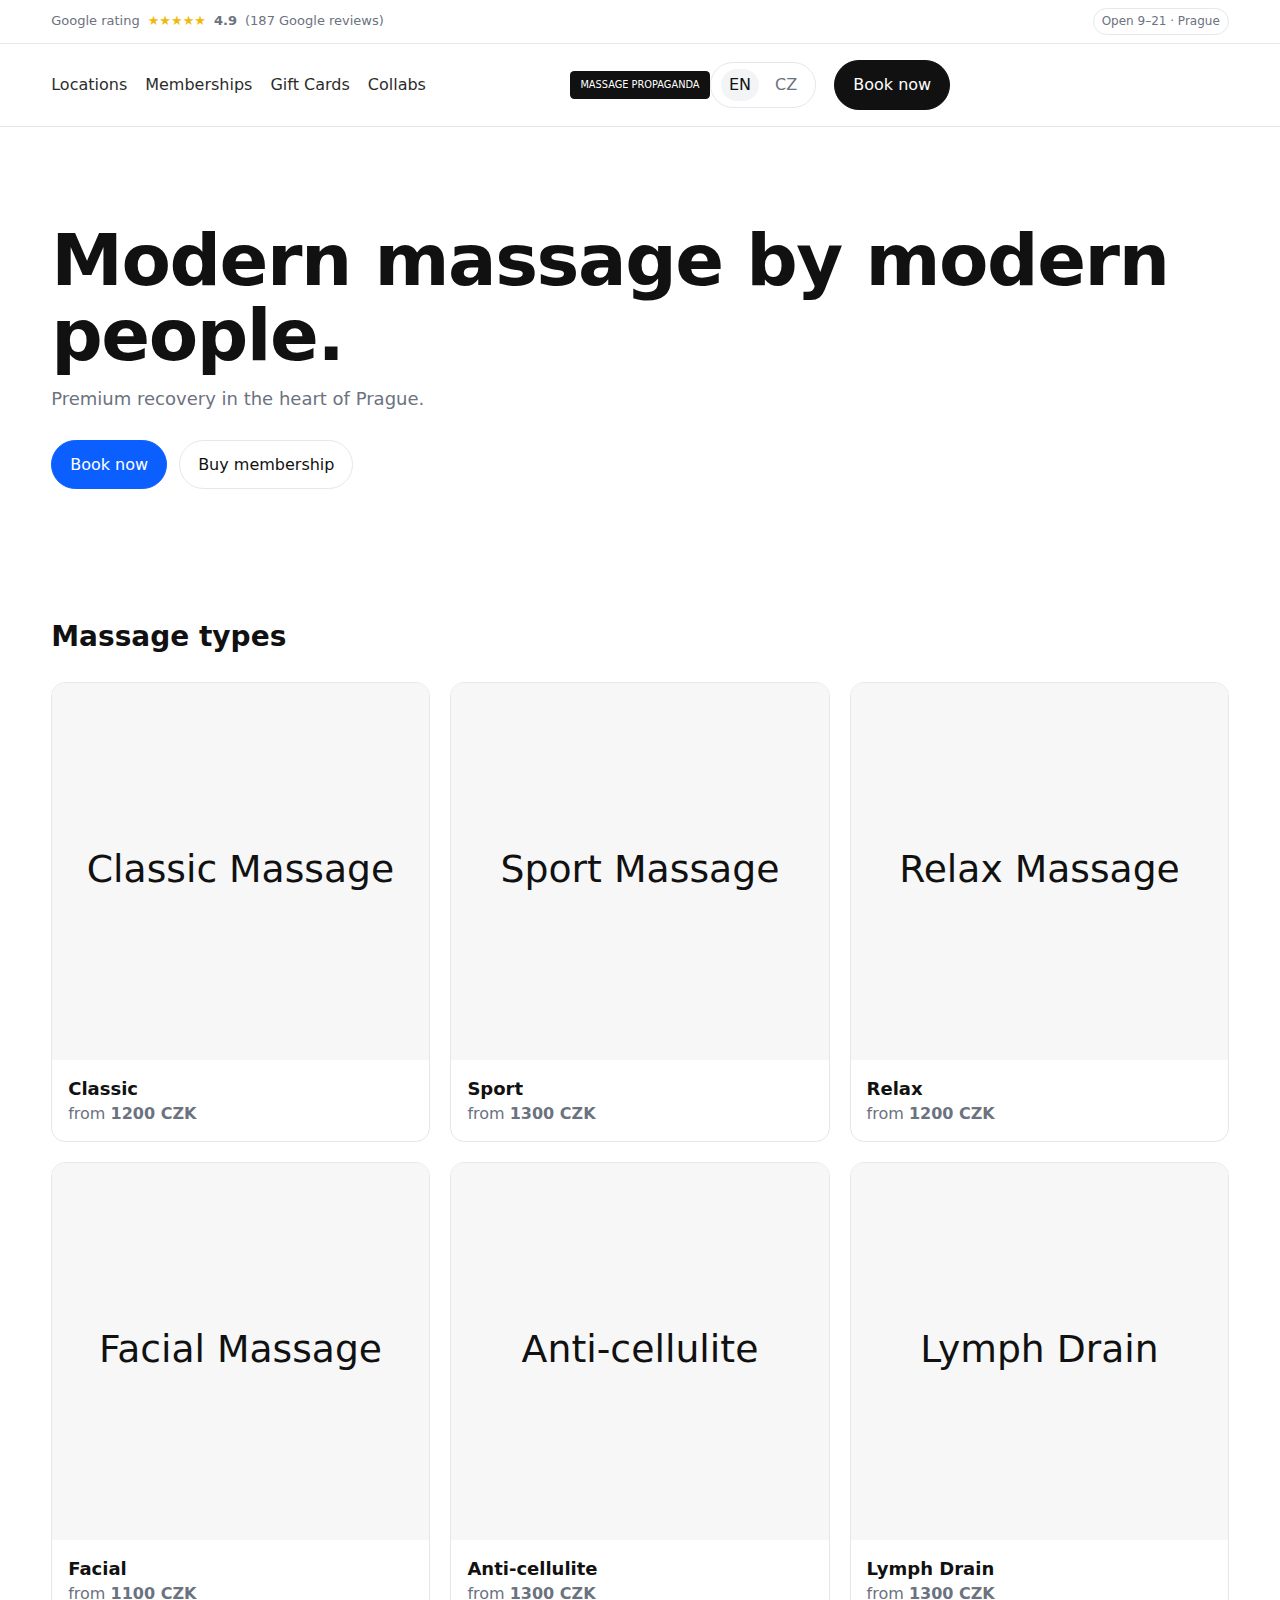
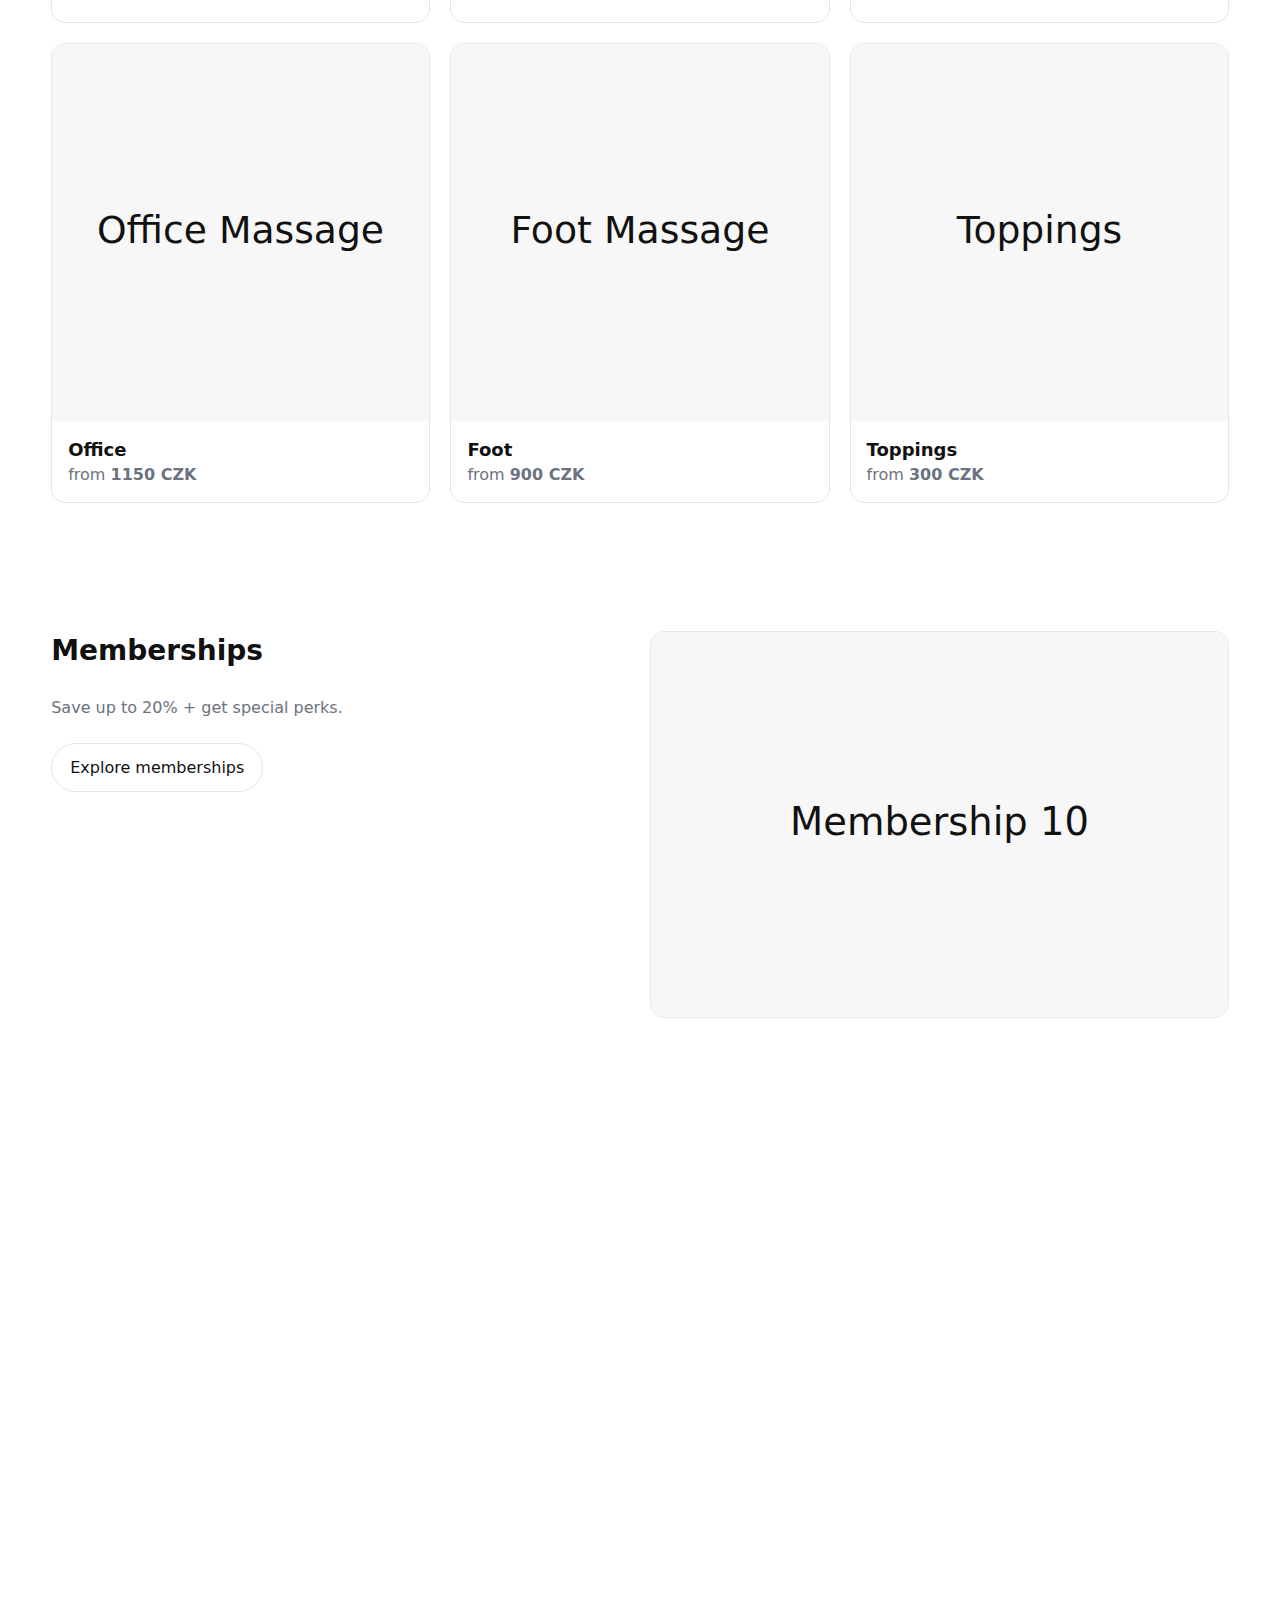
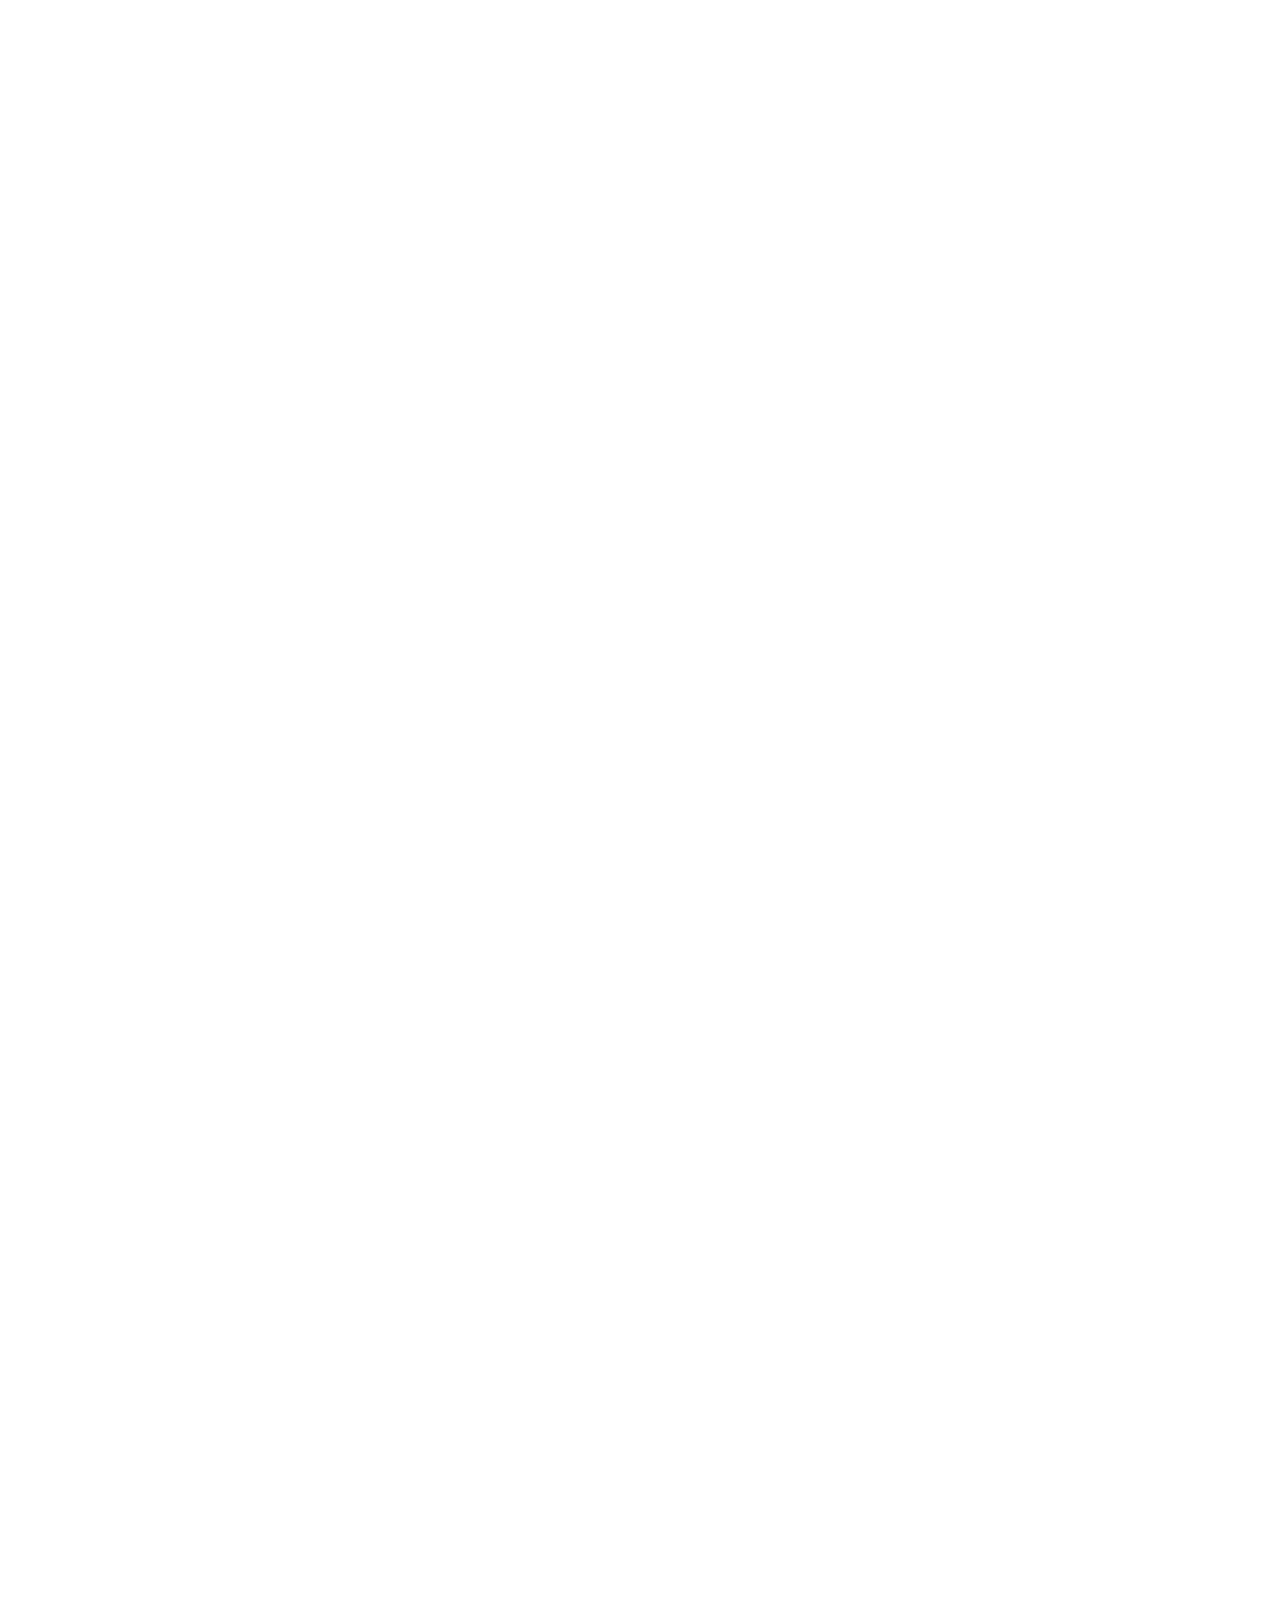
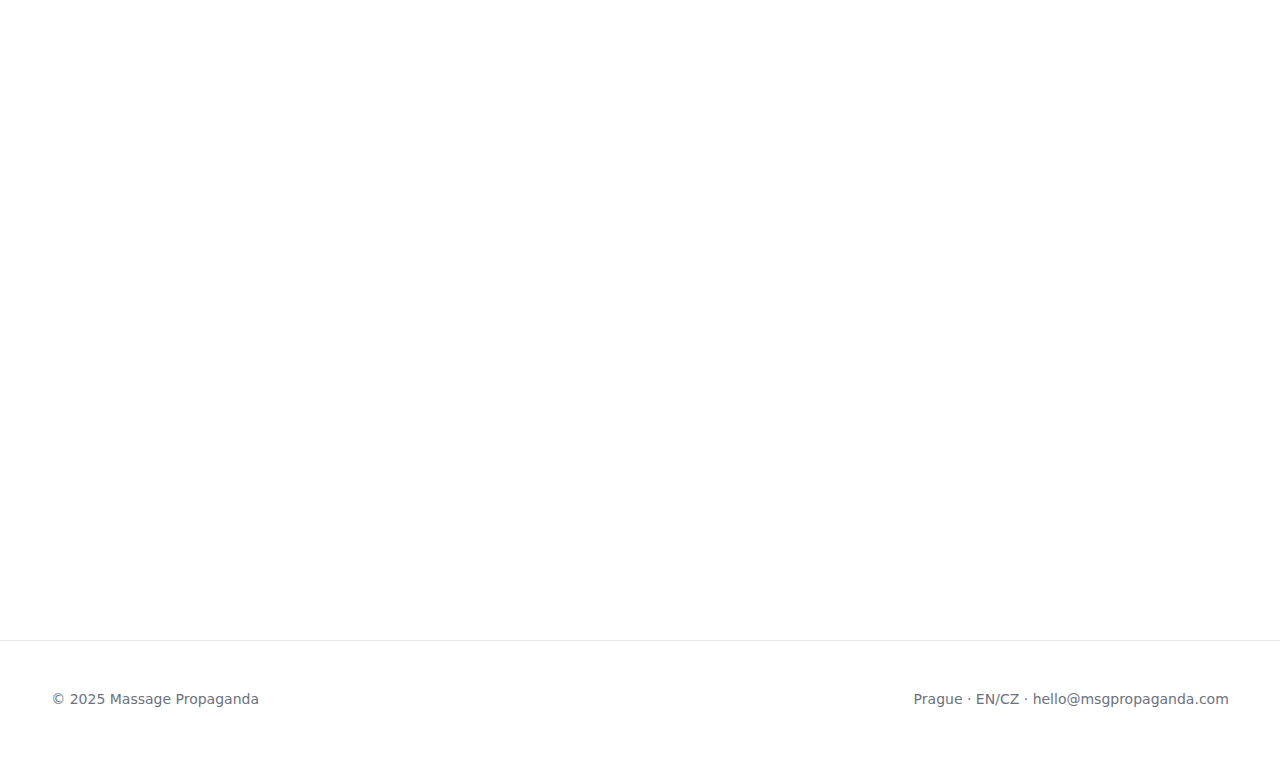
<file: index.html>
<!doctype html>
<html lang="en" class="lang-en">
<head>
  <meta charset="utf-8">
  <meta name="viewport" content="width=device-width,initial-scale=1">
  <title>Massage Propaganda — Modern massage</title>
  <meta name="description" content="Premium recovery in the heart of Prague.">
  <link rel="icon" href="assets/icons/favicon.svg" type="image/svg+xml">
  <link rel="preload" as="image" href="assets/icons/logo.svg">
  <link rel="stylesheet" href="assets/css/styles.css">
  <script defer src="assets/js/main.js"></script>
  <script defer src="assets/js/index-boot.js"></script>
</head>
<body>
  <div class="microbar">
    <div class="container" style="display:flex; justify-content:space-between; align-items:center">
      <div class="rating"><span>Google rating</span></div>
      <div class="badge">Open 9–21 · Prague</div>
    </div>
  </div>
  <header class="header">
    <div class="container wrap">
      <nav class="nav-left" data-nav>
        <a href="index.html#locations" data-i18n="locations">Locations</a>
        <a href="memberships.html" data-i18n="memberships">Memberships</a>
        <a href="gift-cards.html" data-i18n="giftCards">Gift Cards</a>
        <a href="collabs.html" data-i18n="collabs">Collabs</a>
      </nav>
      <div class="logo">
        <a href="index.html"><img src="assets/icons/logo.svg" alt="Massage Propaganda logo"></a>
      </div>
      <div class="nav-right">
        <div class="lang-switch">
          <button type="button" data-lang="en">EN</button>
          <button type="button" data-lang="cz">CZ</button>
        </div>
        <a class="btn primary book-now" href="#" data-i18n="bookNow">Book now</a>
      </div>
    </div>
  </header>

  <main>
    <section class="hero container" data-animate>
      <h1 class="h1" data-i18n="heroTitle">Modern massage by modern people.</h1>
      <div class="sub" data-i18n="heroSub">Premium recovery in the heart of Prague.</div>
      <div class="ctas">
        <a class="btn accent book-now" href="#" data-i18n="bookNow">Book now</a>
        <a class="btn ghost" href="memberships.html" data-i18n="buyMembership">Buy membership</a>
      </div>
    </section>

    <section class="section container" id="massage-types" data-animate>
      <h2 class="h2" data-i18n="massageTypes">Massage types</h2>
      <div class="grid cols-3" id="massages-grid"></div>
    </section>

    <section class="section container" data-animate>
      <div class="grid cols-2">
        <div>
          <h2 class="h2" data-i18n="memberships">Memberships</h2>
          <p class="intro" data-i18n="membershipTeaser">Save up to 20% + get special perks.</p>
          <a class="btn ghost" href="memberships.html" data-i18n="exploreMemberships">Explore memberships</a>
        </div>
        <div class="card"><img src="assets/img/membership-10.svg" alt="Membership"></div>
      </div>
    </section>

    <section class="section container locations" id="locations" data-animate>
      <div class="features">
        <div class="feature">Stylish studios</div>
        <div class="feature">Certified therapists</div>
        <div class="feature">Online booking</div>
        <div class="feature">EN / CZ friendly</div>
      </div>
      <h2 class="h2" data-i18n="locations">Locations</h2>
      <div class="grid cols-2" id="locations-grid"></div>
    </section>

    <section class="section container reviews" data-animate>
      <div style="display:flex; justify-content:space-between; align-items:center; gap:16px">
        <h2 class="h2" data-i18n="whatPatientsSay">What patients say about us</h2>
        <div class="badge"><span aria-hidden="true">★</span> 4.9</div>
      </div>
      <div class="grid cols-3" id="reviews-list"></div>
    </section>

    <section class="section container gifts" data-animate>
      <h2 class="h2" data-i18n="ourGiftBestsellers">Our gift bestsellers</h2>
      <div class="grid cols-4" id="gifts-grid"></div>
    </section>

    <section class="section container" data-animate>
      <p class="intro" style="font-size:22px" data-i18n="closingHook">Massage is not a luxury. It’s recovery.</p>
      <div class="video-wrap">
        <img src="assets/img/closing-video-poster.svg" alt="Studio video poster">
        <a class="play btn" href="#" aria-label="Play video">▶</a>
      </div>
      <div style="margin-top:16px">
        <a class="btn accent book-now" href="#" data-i18n="bookNow">Book now</a>
      </div>
    </section>
  </main>

  <footer class="footer">
    <div class="container" style="display:flex; justify-content:space-between; gap:16px; flex-wrap:wrap">
      <div>© 2025 Massage Propaganda</div>
      <div class="muted">Prague · EN/CZ · <a href="mailto:hello@msgpropaganda.com">hello@msgpropaganda.com</a></div>
    </div>
  </footer>
  <a class="btn accent sticky-cta book-now" href="#"><span data-i18n="bookNow">Book now</span></a>
</body>
</html>
</file>
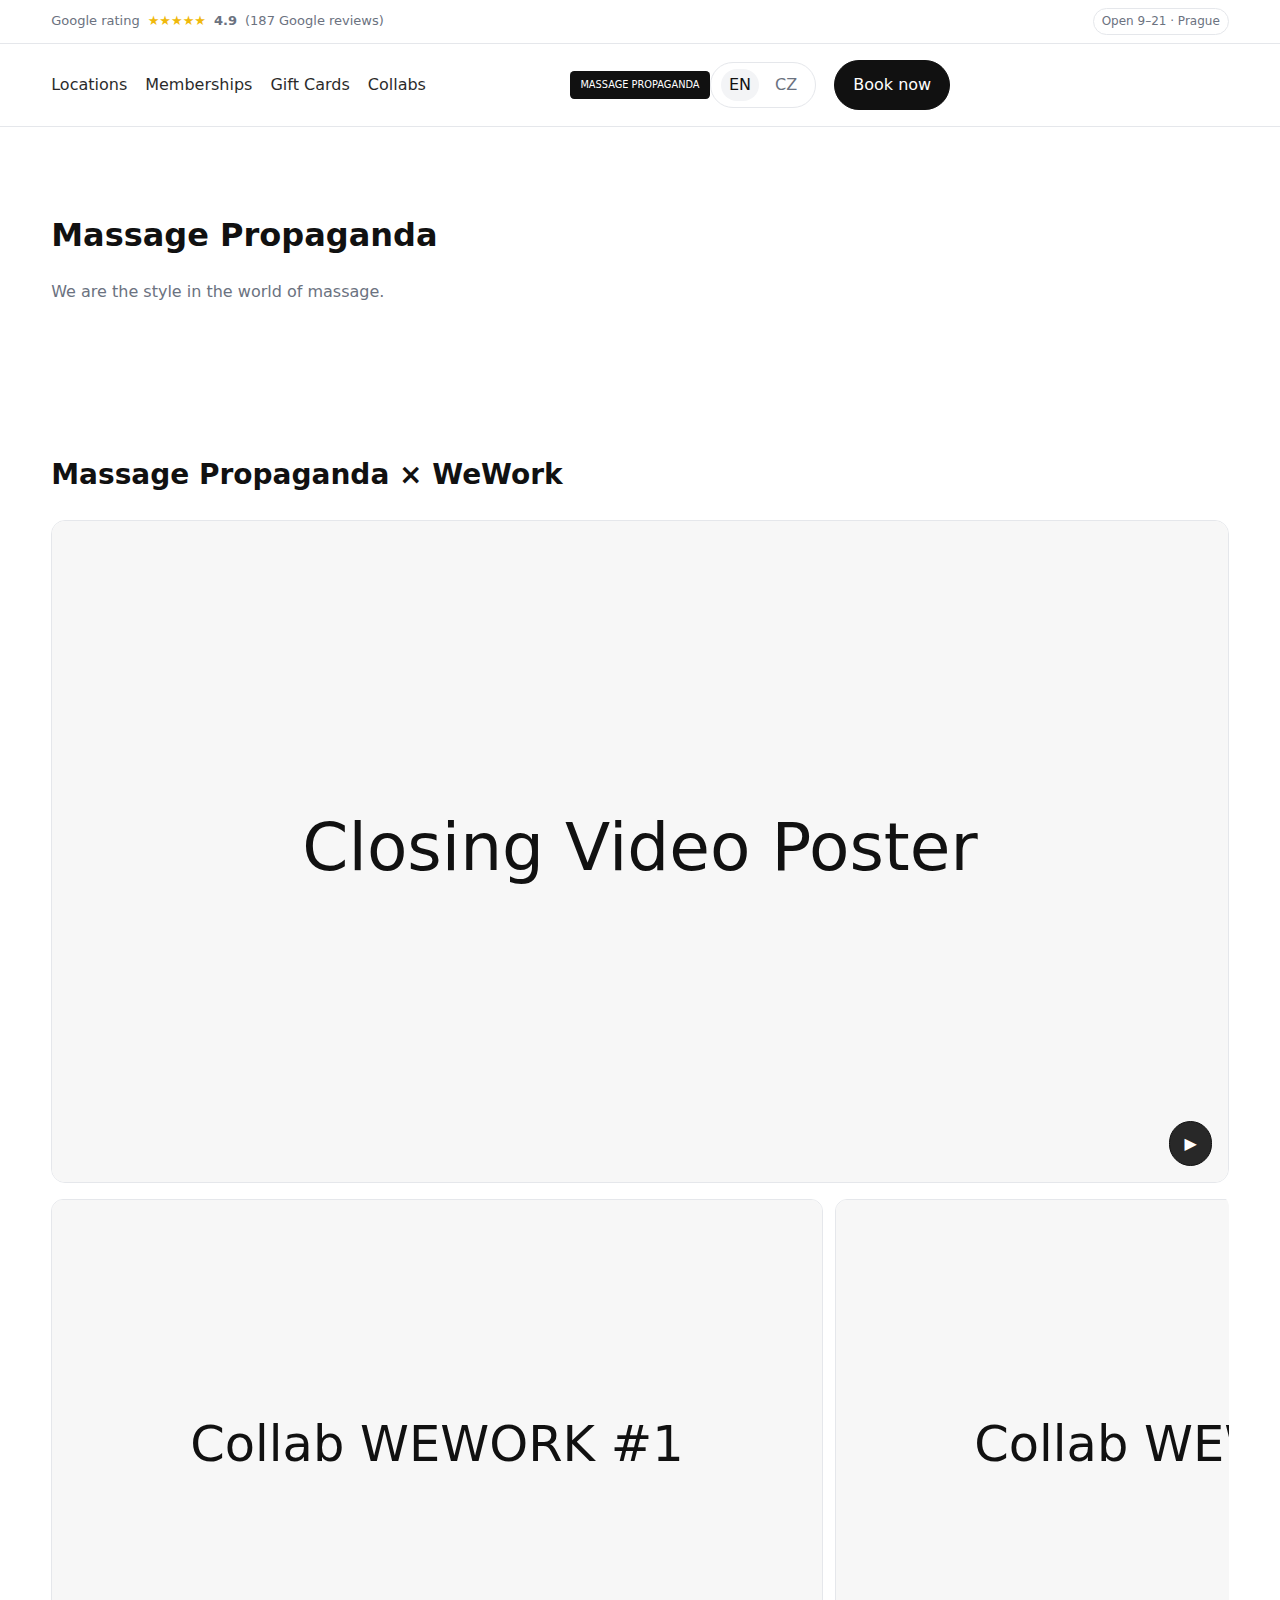
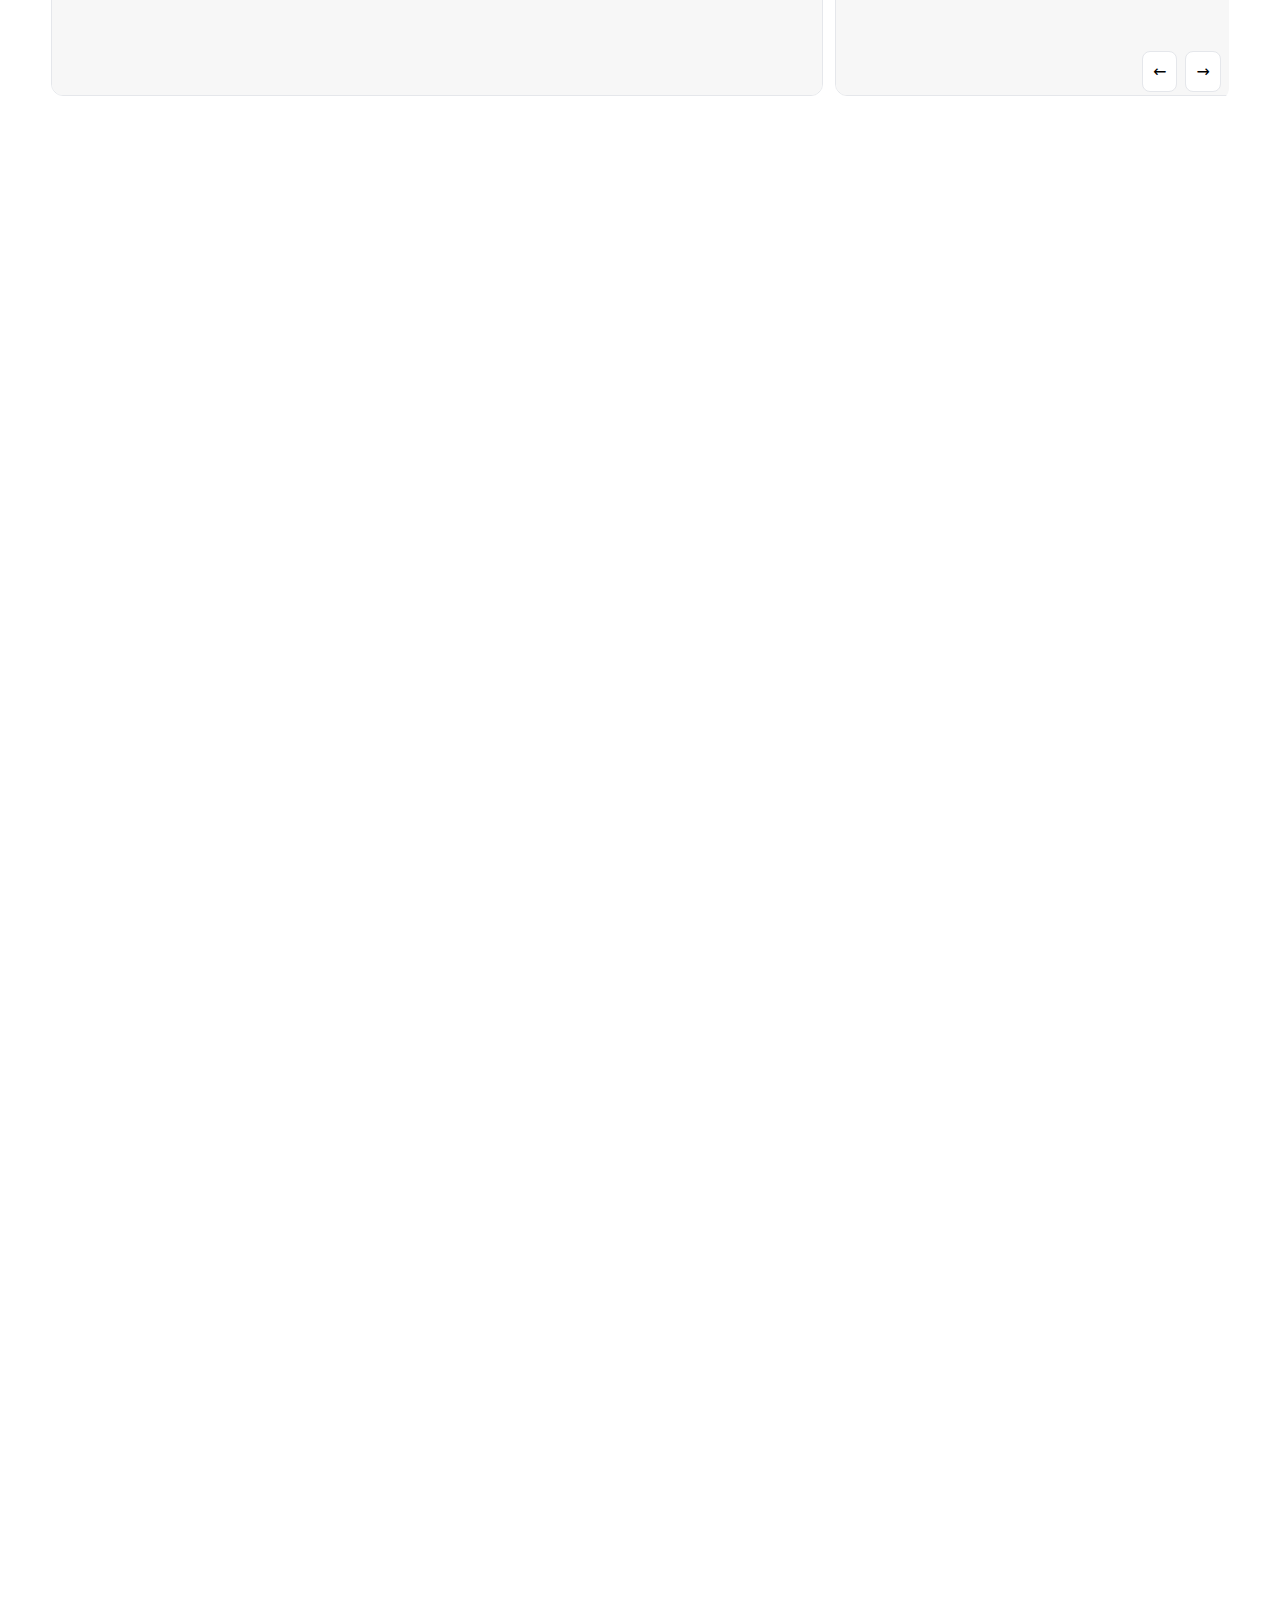
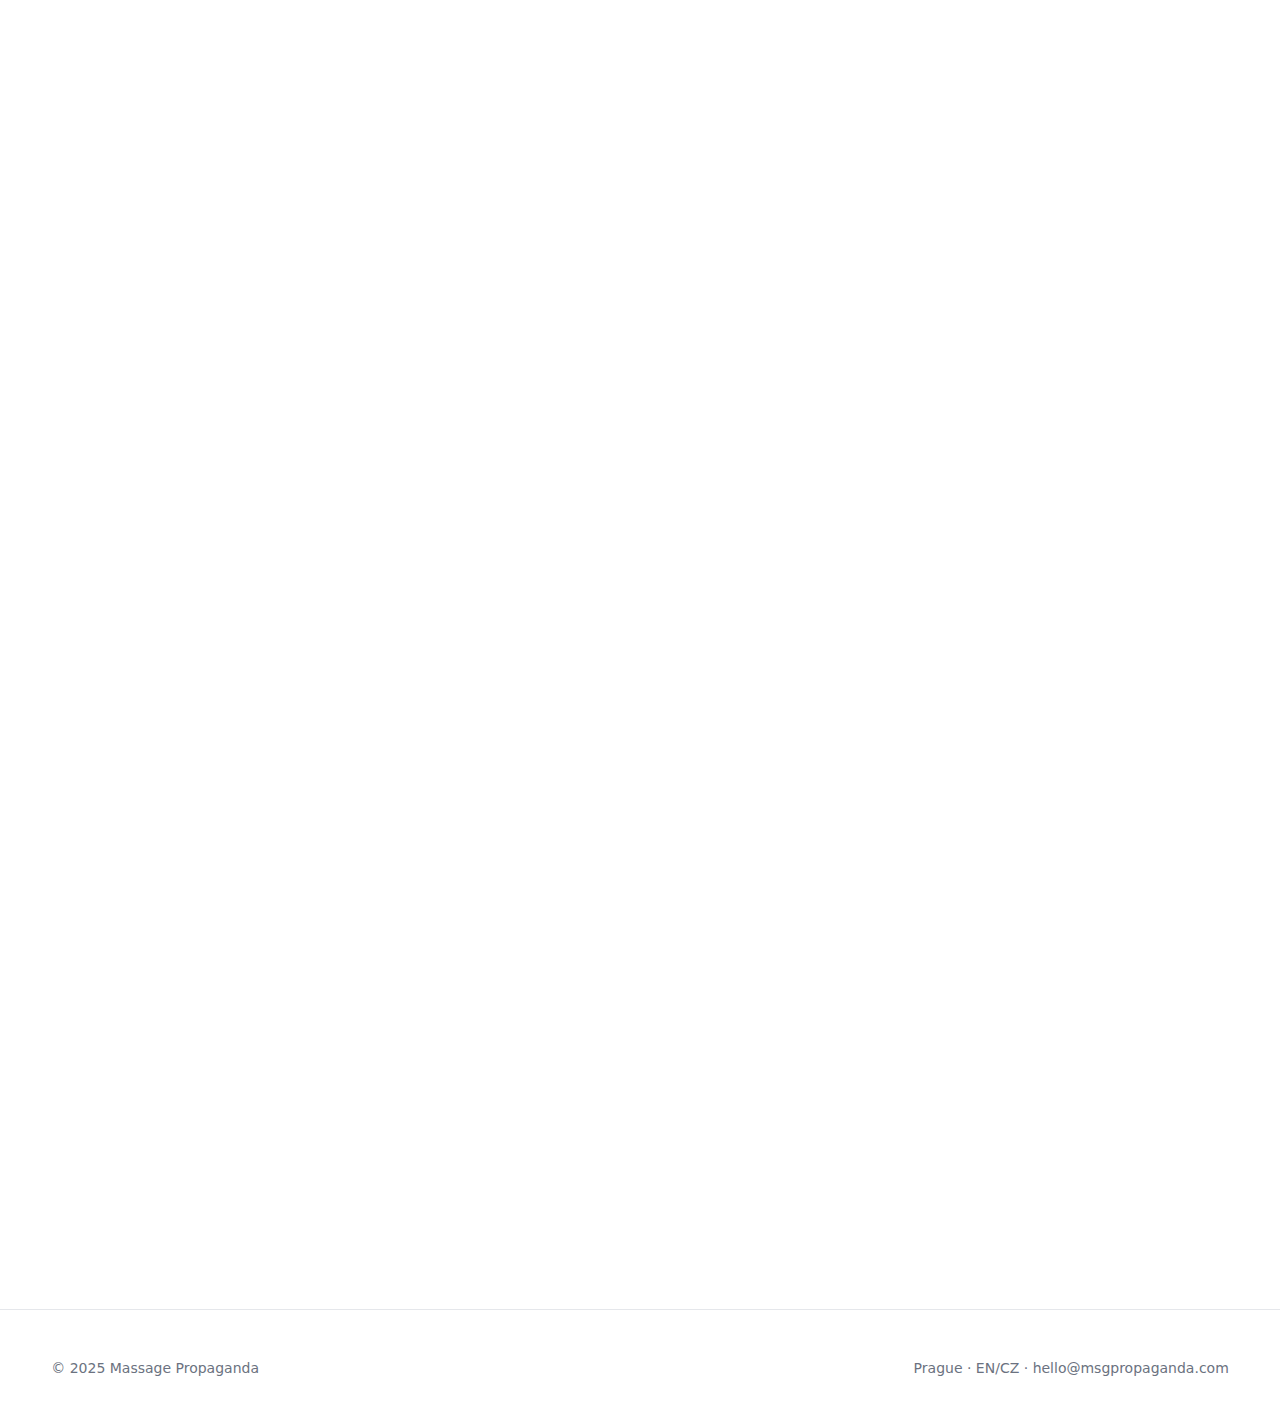
<file: collabs.html>
<!doctype html>
<html lang="en" class="lang-en">
<head>
  <meta charset="utf-8">
  <meta name="viewport" content="width=device-width,initial-scale=1">
  <title>Massage Propaganda — Collabs</title>
  <meta name="description" content="We are the style in the world of massage.">
  <link rel="icon" href="assets/icons/favicon.svg" type="image/svg+xml">
  <link rel="preload" as="image" href="assets/icons/logo.svg">
  <link rel="stylesheet" href="assets/css/styles.css">
  <script defer src="assets/js/main.js"></script>
</head>
<body>
  <div class="microbar">
    <div class="container" style="display:flex; justify-content:space-between; align-items:center">
      <div class="rating"><span>Google rating</span></div>
      <div class="badge">Open 9–21 · Prague</div>
    </div>
  </div>
  <header class="header">
    <div class="container wrap">
      <nav class="nav-left" data-nav>
        <a href="index.html#locations" data-i18n="locations">Locations</a>
        <a href="memberships.html" data-i18n="memberships">Memberships</a>
        <a href="gift-cards.html" data-i18n="giftCards">Gift Cards</a>
        <a href="collabs.html" data-i18n="collabs">Collabs</a>
      </nav>
      <div class="logo">
        <a href="index.html"><img src="assets/icons/logo.svg" alt="Massage Propaganda logo"></a>
      </div>
      <div class="nav-right">
        <div class="lang-switch">
          <button type="button" data-lang="en">EN</button>
          <button type="button" data-lang="cz">CZ</button>
        </div>
        <a class="btn primary book-now" href="#" data-i18n="bookNow">Book now</a>
      </div>
    </div>
  </header>

  <main class="container">
    <section class="section" data-animate>
      <h1>Massage Propaganda</h1>
      <p class="intro">We are the style in the world of massage.</p>
    </section>

    <section class="section" data-animate data-slider>
      <h2 class="h2">Massage Propaganda × WeWork</h2>
      <div class="video-wrap" style="margin-bottom:12px">
        <img src="assets/img/closing-video-poster.svg" alt="WeWork collaboration video">
        <a class="play btn" href="#" aria-label="Play video">▶</a>
      </div>
      <div class="slider">
        <div class="slider-track">
          <div class="slide"><img src="assets/img/collab-wework-1.svg" alt=""></div>
          <div class="slide"><img src="assets/img/collab-wework-2.svg" alt=""></div>
          <div class="slide"><img src="assets/img/collab-wework-3.svg" alt=""></div>
          <div class="slide"><img src="assets/img/collab-wework-4.svg" alt=""></div>
          <div class="slide"><img src="assets/img/collab-wework-5.svg" alt=""></div>
          <div class="slide"><img src="assets/img/collab-wework-6.svg" alt=""></div>
        </div>
        <div class="nav"><button data-prev>←</button><button data-next>→</button></div>
      </div>
    </section>

    <section class="section" data-animate data-slider>
      <h2 class="h2">Massage Propaganda × Brand B</h2>
      <div class="video-wrap" style="margin-bottom:12px">
        <img src="assets/img/closing-video-poster.svg" alt="Brand B collaboration video">
        <a class="play btn" href="#" aria-label="Play video">▶</a>
      </div>
      <div class="slider">
        <div class="slider-track">
          <div class="slide"><img src="assets/img/collab-brandb-1.svg" alt=""></div>
          <div class="slide"><img src="assets/img/collab-brandb-2.svg" alt=""></div>
          <div class="slide"><img src="assets/img/collab-brandb-3.svg" alt=""></div>
          <div class="slide"><img src="assets/img/collab-brandb-4.svg" alt=""></div>
          <div class="slide"><img src="assets/img/collab-brandb-5.svg" alt=""></div>
          <div class="slide"><img src="assets/img/collab-brandb-6.svg" alt=""></div>
        </div>
        <div class="nav"><button data-prev>←</button><button data-next>→</button></div>
      </div>
    </section>

    <section class="section" data-animate data-slider>
      <h2 class="h2">Massage Propaganda × Brand C</h2>
      <div class="video-wrap" style="margin-bottom:12px">
        <img src="assets/img/closing-video-poster.svg" alt="Brand C collaboration video">
        <a class="play btn" href="#" aria-label="Play video">▶</a>
      </div>
      <div class="slider">
        <div class="slider-track">
          <div class="slide"><img src="assets/img/collab-brandc-1.svg" alt=""></div>
          <div class="slide"><img src="assets/img/collab-brandc-2.svg" alt=""></div>
          <div class="slide"><img src="assets/img/collab-brandc-3.svg" alt=""></div>
          <div class="slide"><img src="assets/img/collab-brandc-4.svg" alt=""></div>
          <div class="slide"><img src="assets/img/collab-brandc-5.svg" alt=""></div>
          <div class="slide"><img src="assets/img/collab-brandc-6.svg" alt=""></div>
        </div>
        <div class="nav"><button data-prev>←</button><button data-next>→</button></div>
      </div>
    </section>
  </main>
  <script defer src="assets/js/slider.js"></script>

  <footer class="footer">
    <div class="container" style="display:flex; justify-content:space-between; gap:16px; flex-wrap:wrap">
      <div>© 2025 Massage Propaganda</div>
      <div class="muted">Prague · EN/CZ · <a href="mailto:hello@msgpropaganda.com">hello@msgpropaganda.com</a></div>
    </div>
  </footer>
  <a class="btn accent sticky-cta book-now" href="#"><span data-i18n="bookNow">Book now</span></a>
</body>
</html>
</file>
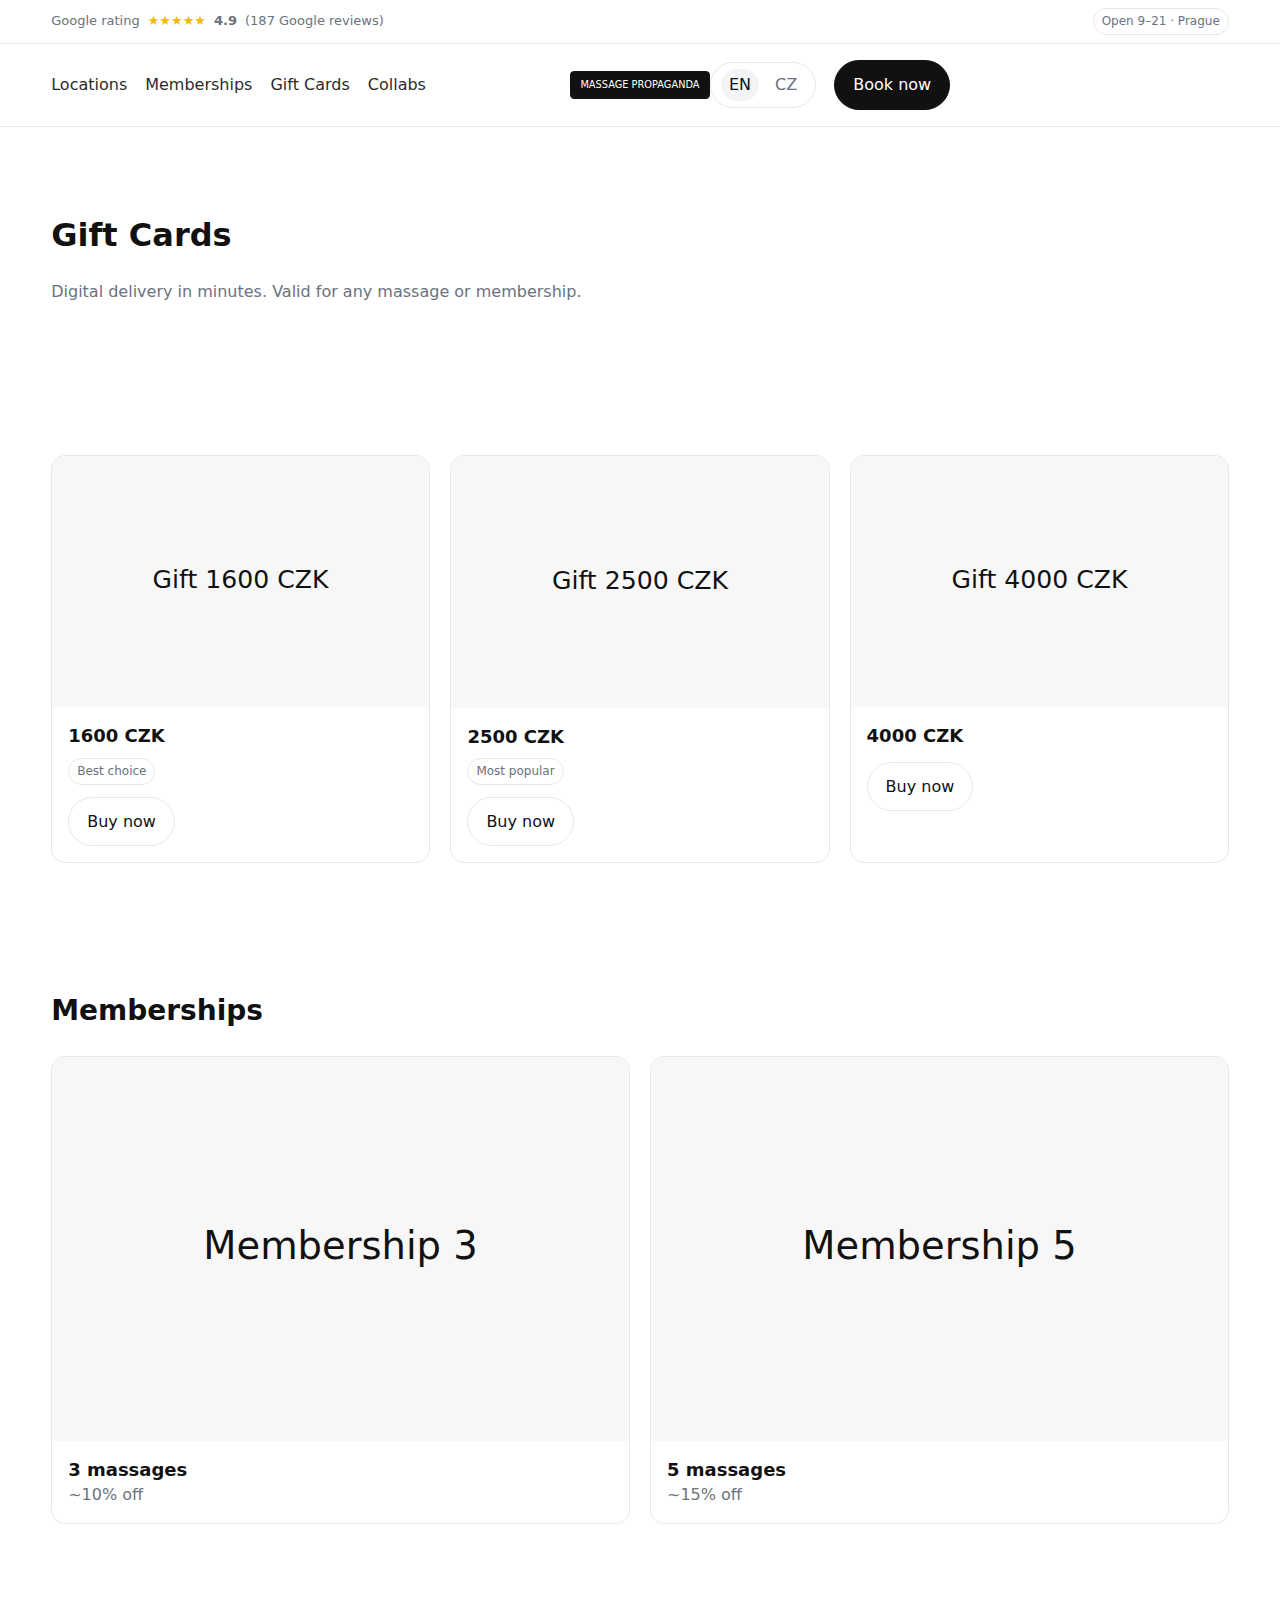
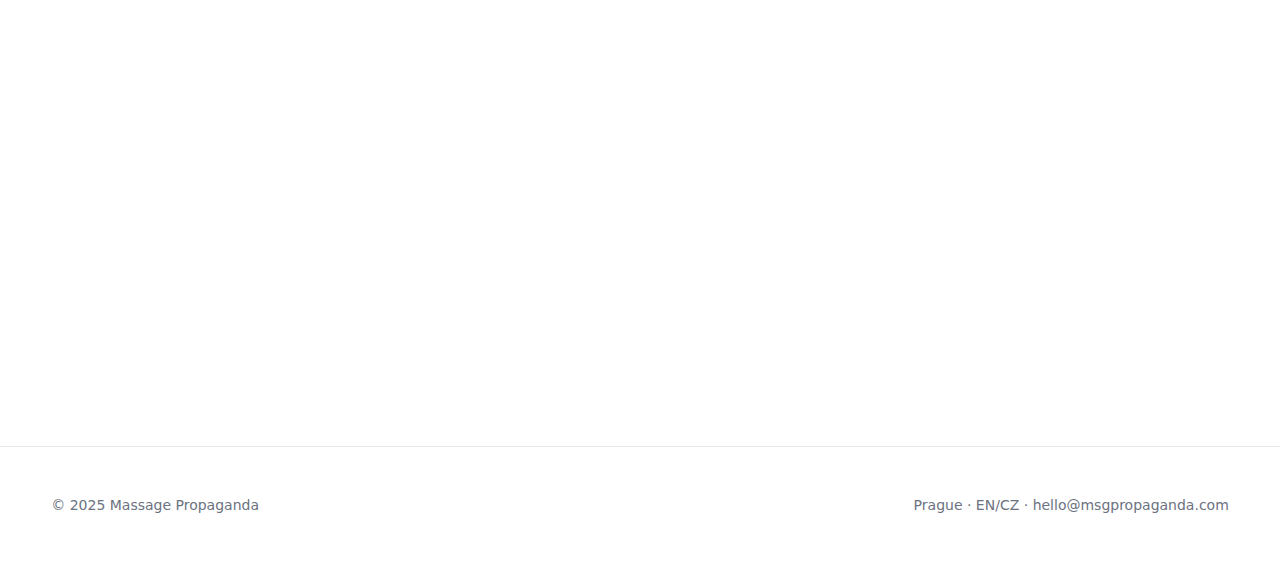
<file: gift-cards.html>
<!doctype html>
<html lang="en" class="lang-en">
<head>
  <meta charset="utf-8">
  <meta name="viewport" content="width=device-width,initial-scale=1">
  <title>Massage Propaganda — Gift Cards</title>
  <meta name="description" content="Gift the experience. Digital delivery, instant.">
  <link rel="icon" href="assets/icons/favicon.svg" type="image/svg+xml">
  <link rel="preload" as="image" href="assets/icons/logo.svg">
  <link rel="stylesheet" href="assets/css/styles.css">
  <script defer src="assets/js/main.js"></script>
</head>
<body>
  <div class="microbar">
    <div class="container" style="display:flex; justify-content:space-between; align-items:center">
      <div class="rating"><span>Google rating</span></div>
      <div class="badge">Open 9–21 · Prague</div>
    </div>
  </div>
  <header class="header">
    <div class="container wrap">
      <nav class="nav-left" data-nav>
        <a href="index.html#locations" data-i18n="locations">Locations</a>
        <a href="memberships.html" data-i18n="memberships">Memberships</a>
        <a href="gift-cards.html" data-i18n="giftCards">Gift Cards</a>
        <a href="collabs.html" data-i18n="collabs">Collabs</a>
      </nav>
      <div class="logo">
        <a href="index.html"><img src="assets/icons/logo.svg" alt="Massage Propaganda logo"></a>
      </div>
      <div class="nav-right">
        <div class="lang-switch">
          <button type="button" data-lang="en">EN</button>
          <button type="button" data-lang="cz">CZ</button>
        </div>
        <a class="btn primary book-now" href="#" data-i18n="bookNow">Book now</a>
      </div>
    </div>
  </header>

  <main>
    <section class="container section" data-animate>
      <h1 data-i18n="giftCards">Gift Cards</h1>
      <p class="intro">Digital delivery in minutes. Valid for any massage or membership.</p>
    </section>

    <section class="container section" data-animate>
      <div class="grid cols-3">
        <a class="card hover-lift gift-link" href="#">
          <img src="assets/img/gift-1600.svg" alt="Gift 1600 CZK" loading="lazy">
          <div class="pad">
            <div class="title">1600 CZK</div>
            <div style="margin-top:8px"><span class="badge" data-i18n="bestChoice">Best choice</span></div>
            <div style="margin-top:12px"><span class="btn ghost" data-i18n="buyNow">Buy now</span></div>
          </div>
        </a>
        <a class="card hover-lift gift-link" href="#">
          <img src="assets/img/gift-2500.svg" alt="Gift 2500 CZK" loading="lazy">
          <div class="pad">
            <div class="title">2500 CZK</div>
            <div style="margin-top:8px"><span class="badge" data-i18n="mostPopular">Most popular</span></div>
            <div style="margin-top:12px"><span class="btn ghost" data-i18n="buyNow">Buy now</span></div>
          </div>
        </a>
        <a class="card hover-lift gift-link" href="#">
          <img src="assets/img/gift-4000.svg" alt="Gift 4000 CZK" loading="lazy">
          <div class="pad">
            <div class="title">4000 CZK</div>
            <div style="margin-top:12px"><span class="btn ghost" data-i18n="buyNow">Buy now</span></div>
          </div>
        </a>
      </div>
    </section>

    <section class="container section" data-animate>
      <h2 class="h2" data-i18n="memberships">Memberships</h2>
      <div class="grid cols-2">
        <a class="card hover-lift" href="memberships.html">
          <img src="assets/img/membership-3.svg" alt="Membership 3" loading="lazy">
          <div class="pad">
            <div class="title">3 massages</div>
            <div class="muted">~10% off</div>
          </div>
        </a>
        <a class="card hover-lift" href="memberships.html">
          <img src="assets/img/membership-5.svg" alt="Membership 5" loading="lazy">
          <div class="pad">
            <div class="title">5 massages</div>
            <div class="muted">~15% off</div>
          </div>
        </a>
      </div>
    </section>

    <section class="container section" data-animate>
      <h2 class="h2">Our top massages</h2>
      <div class="grid cols-3" id="top-massages"></div>
    </section>

    <section class="container section" data-animate>
      <div class="card"><div class="pad">
        <h3>Google rating</h3>
        <p><span aria-hidden="true">★</span> 4.9 · 187 reviews</p>
      </div></div>
    </section>
  </main>
  <script>
  document.addEventListener('DOMContentLoaded', async ()=>{
    const lang = localStorage.getItem('lang') || 'en';
    const massages = await fetch('assets/data/massages.json').then(r=>r.json()).catch(()=>[]);
    const grid = document.querySelector('#top-massages');
    massages.filter(m=>!m.is_toppings).slice(0,3).forEach(m=>{
      const a = document.createElement('a');
      a.href = `massage.html?type=${m.id}`;
      a.className = 'card hover-lift';
      a.innerHTML = \`
        <img src="\${m.image}" alt="\${m.name_en}" loading="lazy">
        <div class="pad">
          <div class="title">\${lang==='cz' ? m.name_cz : m.name_en}</div>
          <div class="muted">\${(lang==='cz'?'od':'from')} <strong>\${m.from_price_czk} CZK</strong></div>
        </div>\`;
      grid.appendChild(a);
    });
  });
  </script>

  <footer class="footer">
    <div class="container" style="display:flex; justify-content:space-between; gap:16px; flex-wrap:wrap">
      <div>© 2025 Massage Propaganda</div>
      <div class="muted">Prague · EN/CZ · <a href="mailto:hello@msgpropaganda.com">hello@msgpropaganda.com</a></div>
    </div>
  </footer>
  <a class="btn accent sticky-cta book-now" href="#"><span data-i18n="bookNow">Book now</span></a>
</body>
</html>
</file>
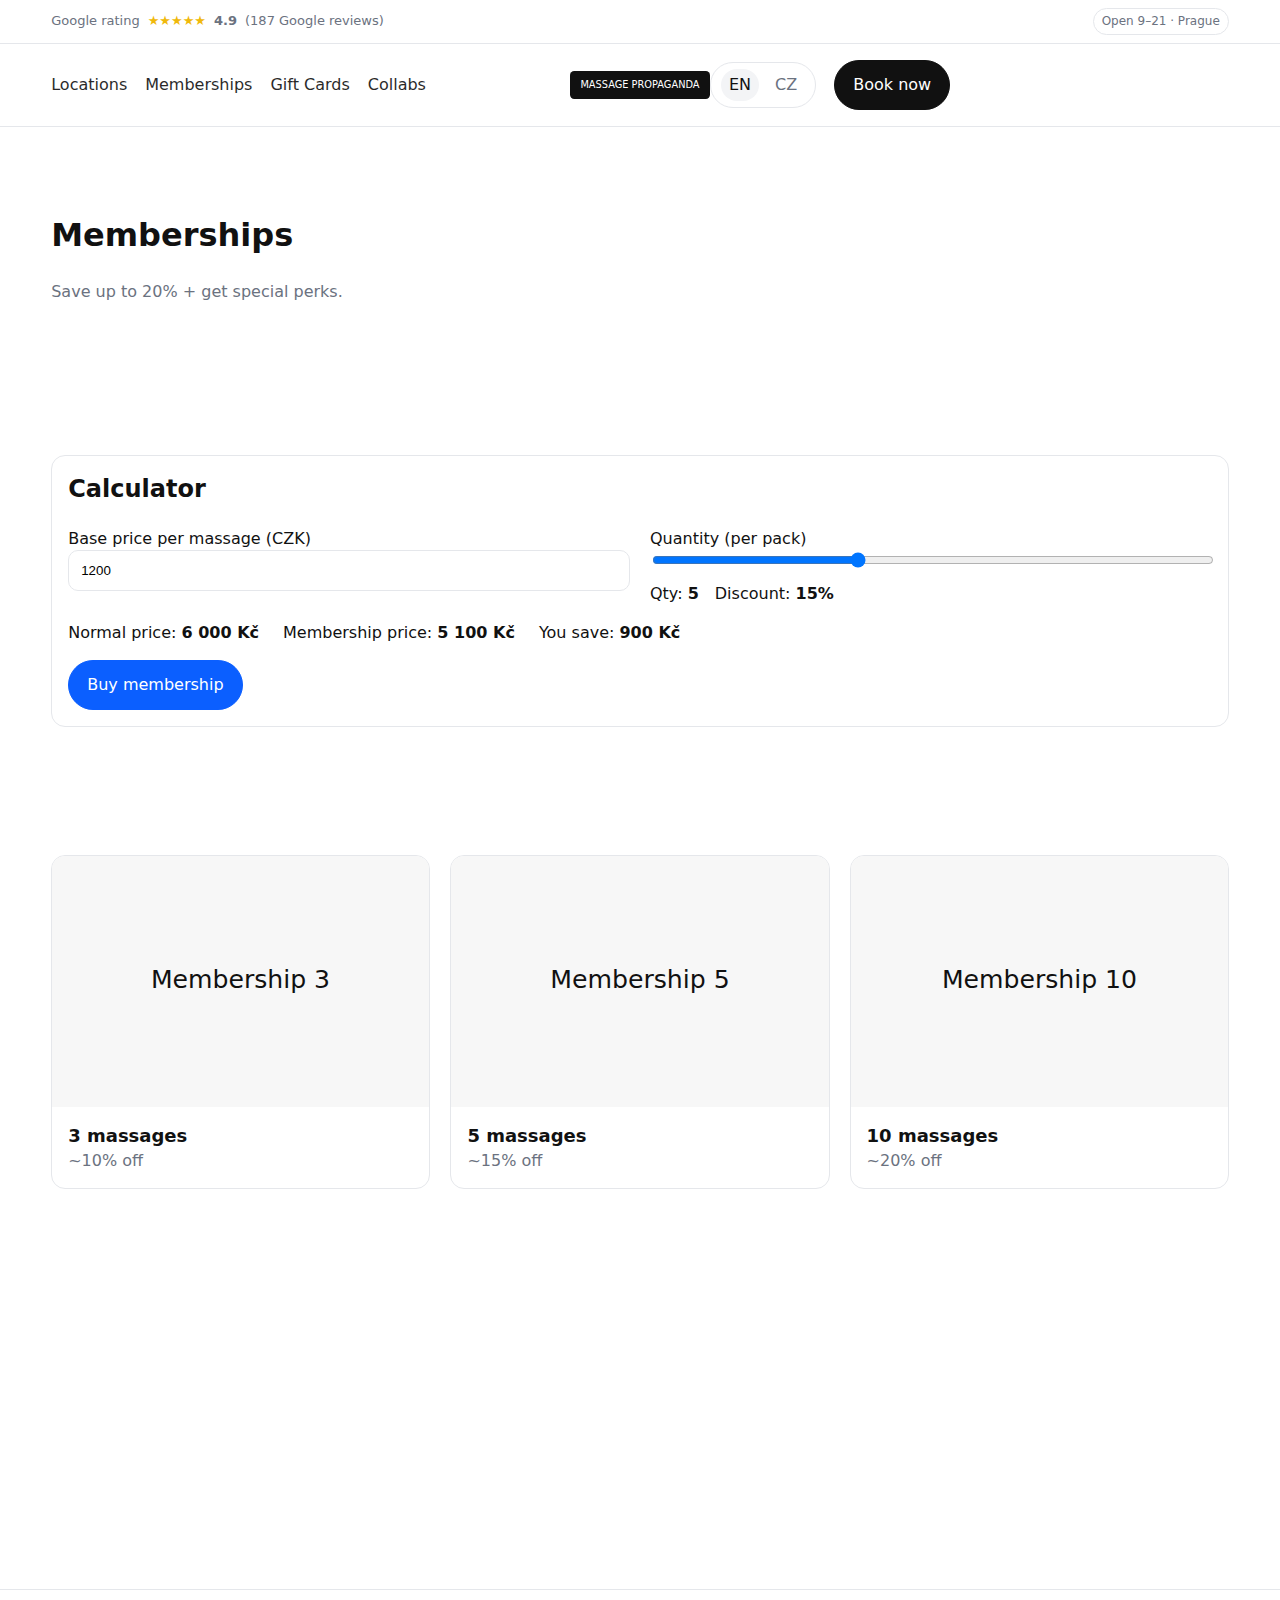
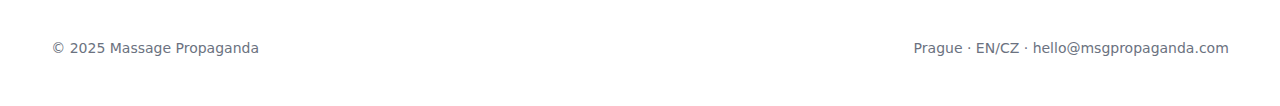
<file: memberships.html>
<!doctype html>
<html lang="en" class="lang-en">
<head>
  <meta charset="utf-8">
  <meta name="viewport" content="width=device-width,initial-scale=1">
  <title>Massage Propaganda — Memberships</title>
  <meta name="description" content="Save up to 20% + get special perks.">
  <link rel="icon" href="assets/icons/favicon.svg" type="image/svg+xml">
  <link rel="preload" as="image" href="assets/icons/logo.svg">
  <link rel="stylesheet" href="assets/css/styles.css">
  <script defer src="assets/js/main.js"></script>
</head>
<body>
  <div class="microbar">
    <div class="container" style="display:flex; justify-content:space-between; align-items:center">
      <div class="rating"><span>Google rating</span></div>
      <div class="badge">Open 9–21 · Prague</div>
    </div>
  </div>
  <header class="header">
    <div class="container wrap">
      <nav class="nav-left" data-nav>
        <a href="index.html#locations" data-i18n="locations">Locations</a>
        <a href="memberships.html" data-i18n="memberships">Memberships</a>
        <a href="gift-cards.html" data-i18n="giftCards">Gift Cards</a>
        <a href="collabs.html" data-i18n="collabs">Collabs</a>
      </nav>
      <div class="logo">
        <a href="index.html"><img src="assets/icons/logo.svg" alt="Massage Propaganda logo"></a>
      </div>
      <div class="nav-right">
        <div class="lang-switch">
          <button type="button" data-lang="en">EN</button>
          <button type="button" data-lang="cz">CZ</button>
        </div>
        <a class="btn primary book-now" href="#" data-i18n="bookNow">Book now</a>
      </div>
    </div>
  </header>

  <main>
    <section class="container section" data-animate>
      <h1 data-i18n="memberships">Memberships</h1>
      <p class="intro" data-i18n="membershipTeaser">Save up to 20% + get special perks.</p>
    </section>

    <section class="container section" data-animate>
      <div class="card">
        <div class="pad">
          <h2 style="margin-top:0">Calculator</h2>
          <div class="grid cols-2">
            <div>
              <label>Base price per massage (CZK)</label>
              <input id="base-price" type="number" value="1200" min="500" step="50" style="width:100%; padding:12px; border:1px solid var(--line); border-radius:10px">
            </div>
            <div>
              <label>Quantity (per pack)</label>
              <input id="qty" type="range" min="1" max="12" value="5" style="width:100%">
              <div style="display:flex; gap:16px; margin-top:8px">
                <div>Qty: <strong id="qty-out">5</strong></div>
                <div>Discount: <strong id="discount-out">15%</strong></div>
              </div>
            </div>
          </div>
          <div style="display:flex; gap:24px; margin-top:16px; flex-wrap:wrap">
            <div>Normal price: <strong id="full-out">CZK</strong></div>
            <div>Membership price: <strong id="member-out">CZK</strong></div>
            <div>You save: <strong id="save-out">CZK</strong></div>
          </div>
          <div style="margin-top:16px">
            <a class="btn accent book-now" href="#" data-i18n="buyMembership">Buy membership</a>
          </div>
        </div>
      </div>
    </section>

    <section class="container section" data-animate>
      <div class="grid cols-3">
        <a class="card hover-lift" href="#" target="_blank">
          <img src="assets/img/membership-3.svg" alt="Membership 3" loading="lazy">
          <div class="pad">
            <div class="title">3 massages</div>
            <div class="muted">~10% off</div>
          </div>
        </a>
        <a class="card hover-lift" href="#" target="_blank">
          <img src="assets/img/membership-5.svg" alt="Membership 5" loading="lazy">
          <div class="pad">
            <div class="title">5 massages</div>
            <div class="muted">~15% off</div>
          </div>
        </a>
        <a class="card hover-lift" href="#" target="_blank">
          <img src="assets/img/membership-10.svg" alt="Membership 10" loading="lazy">
          <div class="pad">
            <div class="title">10 massages</div>
            <div class="muted">~20% off</div>
          </div>
        </a>
      </div>
    </section>

    <section class="container section" data-animate>
      <div class="grid cols-2">
        <div class="card"><div class="pad">
          <h3>Why membership</h3>
          <ul>
            <li>Best price we offer</li>
            <li>Priority booking</li>
            <li>Flexible scheduling</li>
            <li>Gifting available</li>
          </ul>
        </div></div>
        <div class="card"><div class="pad">
          <h3>Google rating</h3>
          <p><span aria-hidden="true">★</span> 4.9 · <a href="#reviews">187 reviews</a></p>
        </div></div>
      </div>
    </section>
  </main>
  <script defer src="assets/js/memberships.js"></script>

  <footer class="footer">
    <div class="container" style="display:flex; justify-content:space-between; gap:16px; flex-wrap:wrap">
      <div>© 2025 Massage Propaganda</div>
      <div class="muted">Prague · EN/CZ · <a href="mailto:hello@msgpropaganda.com">hello@msgpropaganda.com</a></div>
    </div>
  </footer>
  <a class="btn accent sticky-cta book-now" href="#"><span data-i18n="bookNow">Book now</span></a>
</body>
</html>
</file>
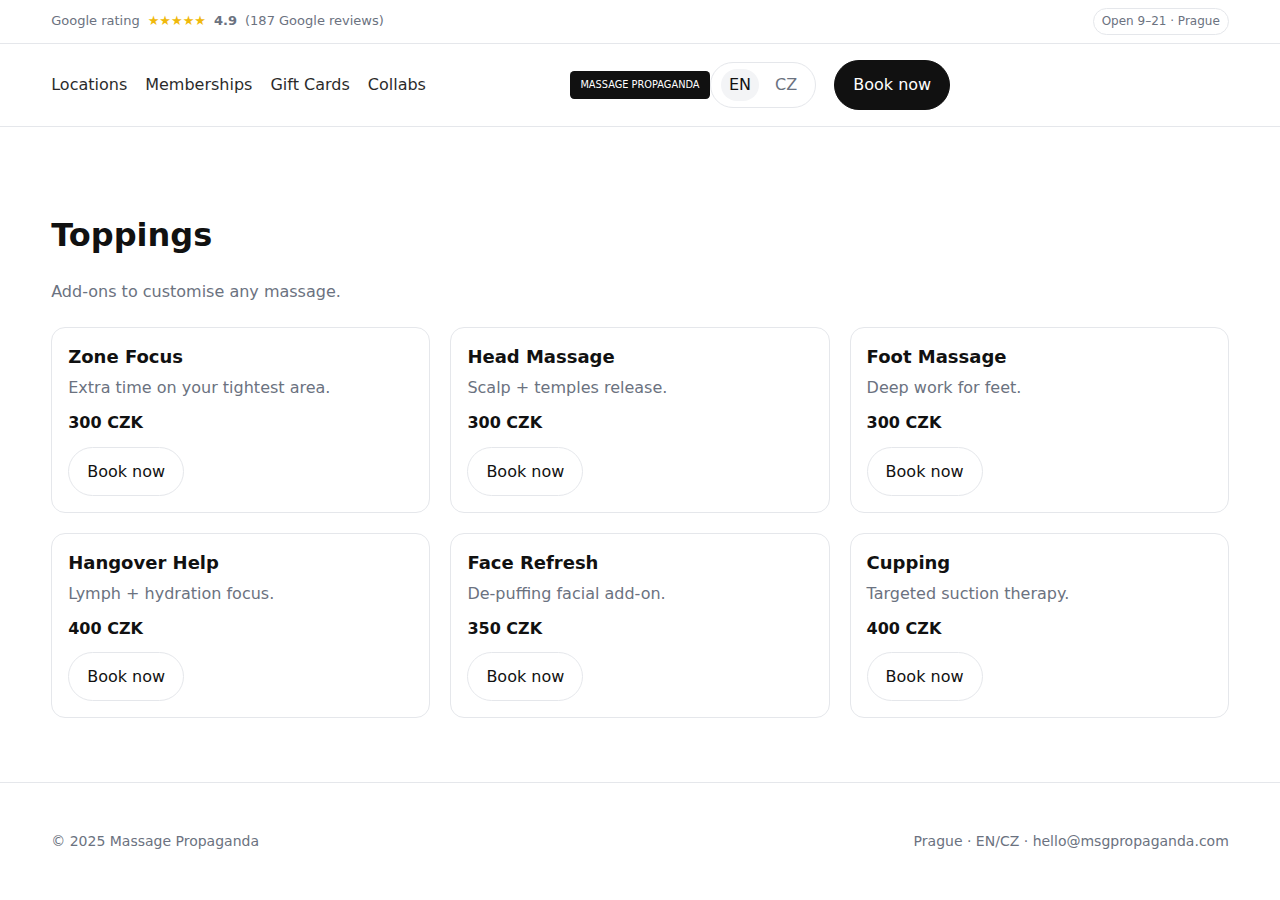
<file: toppings.html>
<!doctype html>
<html lang="en" class="lang-en">
<head>
  <meta charset="utf-8">
  <meta name="viewport" content="width=device-width,initial-scale=1">
  <title>Massage Propaganda — Toppings</title>
  <meta name="description" content="Add-ons to customise any massage">
  <link rel="icon" href="assets/icons/favicon.svg" type="image/svg+xml">
  <link rel="preload" as="image" href="assets/icons/logo.svg">
  <link rel="stylesheet" href="assets/css/styles.css">
  <script defer src="assets/js/main.js"></script>
</head>
<body>
  <div class="microbar">
    <div class="container" style="display:flex; justify-content:space-between; align-items:center">
      <div class="rating"><span>Google rating</span></div>
      <div class="badge">Open 9–21 · Prague</div>
    </div>
  </div>
  <header class="header">
    <div class="container wrap">
      <nav class="nav-left" data-nav>
        <a href="index.html#locations" data-i18n="locations">Locations</a>
        <a href="memberships.html" data-i18n="memberships">Memberships</a>
        <a href="gift-cards.html" data-i18n="giftCards">Gift Cards</a>
        <a href="collabs.html" data-i18n="collabs">Collabs</a>
      </nav>
      <div class="logo">
        <a href="index.html"><img src="assets/icons/logo.svg" alt="Massage Propaganda logo"></a>
      </div>
      <div class="nav-right">
        <div class="lang-switch">
          <button type="button" data-lang="en">EN</button>
          <button type="button" data-lang="cz">CZ</button>
        </div>
        <a class="btn primary book-now" href="#" data-i18n="bookNow">Book now</a>
      </div>
    </div>
  </header>

  <main class="container section">
    <h1>Toppings</h1>
    <p class="intro">Add-ons to customise any massage.</p>
    <div class="grid cols-3" id="toppings-grid"></div>
  </main>
  <script defer src="assets/js/toppings.js"></script>

  <footer class="footer">
    <div class="container" style="display:flex; justify-content:space-between; gap:16px; flex-wrap:wrap">
      <div>© 2025 Massage Propaganda</div>
      <div class="muted">Prague · EN/CZ · <a href="mailto:hello@msgpropaganda.com">hello@msgpropaganda.com</a></div>
    </div>
  </footer>
  <a class="btn accent sticky-cta book-now" href="#"><span data-i18n="bookNow">Book now</span></a>
</body>
</html>
</file>
<file: assets/css/styles.css>
:root{
  --bg:#FFFFFF;
  --fg:#111111;
  --muted:#6B7280;
  --line:#E5E7EB;
  --accent:#0B5FFF;
  --accent-contrast:#FFFFFF;
  --green:#16A34A;
  --radius:14px;
  --font: system-ui, -apple-system, Segoe UI, Roboto, Helvetica, Arial, sans-serif;
}

*{box-sizing:border-box}
html{scroll-behavior:smooth}
body{
  margin:0; background:var(--bg); color:var(--fg);
  font-family:var(--font); line-height:1.45; -webkit-font-smoothing:antialiased;
}
img{max-width:100%; height:auto; display:block}
a{color:inherit; text-decoration:none}
button{font:inherit}
.container{width:min(1200px, 92vw); margin:0 auto}

.microbar{
  font-size:13px; border-bottom:1px solid var(--line); color:var(--muted);
  padding:8px 0; background:#fff; position:sticky; top:0; z-index:30;
}
.microbar .rating{display:flex; align-items:center; gap:8px}
.microbar .rating .stars{display:inline-flex; gap:2px; color:#f0b90b}

.header{
  position:sticky; top:36px; z-index:40; background:#fff; border-bottom:1px solid var(--line);
}
.header .wrap{
  display:grid; grid-template-columns:1fr auto 1fr; align-items:center;
  padding:16px 0;
}
.nav-left, .nav-right{display:flex; align-items:center; gap:18px}
.nav-left a{opacity:.9}
.nav-left a:hover, .nav-right a:hover{opacity:1}
.logo{display:flex; justify-content:center}
.logo img{height:28px}
.btn{
  display:inline-flex; align-items:center; justify-content:center; gap:8px;
  padding:12px 18px; border-radius:999px; border:1px solid var(--fg);
}
.btn.primary{background:var(--fg); color:#fff; border-color:var(--fg)}
.btn.accent{background:var(--accent); color:var(--accent-contrast); border-color:var(--accent)}
.btn.ghost{border-color:var(--line); color:var(--fg); background:#fff}
.lang-switch{display:inline-flex; gap:8px; border:1px solid var(--line); border-radius:999px; padding:6px 10px}
.lang-switch button{background:transparent; border:0; padding:4px 8px; border-radius:999px; cursor:pointer; color:var(--muted)}
.lang-switch button.active{color:var(--fg); background:#F3F4F6}

.hero{
  padding:96px 0 64px;
}
.hero .h1{
  font-size: clamp(36px, 6vw, 72px);
  letter-spacing:-0.02em; line-height:1.05; margin:0 0 12px;
}
.hero .sub{color:var(--muted); font-size:18px; margin-bottom:28px}
.hero .ctas{display:flex; gap:12px; flex-wrap:wrap}

.grid{
  display:grid; gap:20px;
}
.grid.cols-3{grid-template-columns:repeat(3, 1fr)}
.grid.cols-4{grid-template-columns:repeat(4, 1fr)}
.grid.cols-2{grid-template-columns:repeat(2, 1fr)}
@media (max-width: 900px){
  .grid.cols-4{grid-template-columns:repeat(2, 1fr)}
}
@media (max-width: 640px){
  .grid.cols-3, .grid.cols-4, .grid.cols-2{grid-template-columns:1fr}
}

.card{
  border:1px solid var(--line); border-radius:var(--radius); overflow:hidden; background:#fff;
  transition: transform .2s ease, box-shadow .2s ease, border-color .2s ease;
}
.card:hover{transform: translateY(-4px); box-shadow:0 6px 24px rgba(0,0,0,.06); border-color:#eaeaea}
.card .pad{padding:16px}
.card .title{font-size:18px; font-weight:600}
.card .muted{color:var(--muted)}
.card .price{margin-top:8px; font-weight:600}

.section{padding:64px 0}
.section .h2{font-size:28px; margin:0 0 24px}
.section .intro{color:var(--muted); margin-bottom:24px}

.features{
  display:grid; grid-template-columns:repeat(4, 1fr); gap:12px; margin-bottom:16px
}
.feature{border:1px solid var(--line); border-radius:12px; padding:14px; font-size:14px}
@media (max-width: 800px){ .features{grid-template-columns:repeat(2,1fr)} }

.locations .map-link{display:inline-flex; align-items:center; gap:8px; color:var(--accent)}

.reviews .review{
  border:1px solid var(--line); border-radius:12px; padding:16px; background:#fff
}
.badge{display:inline-block; font-size:12px; padding:4px 8px; border-radius:999px; border:1px solid var(--line); color:var(--muted)}

.footer{padding:48px 0; border-top:1px solid var(--line); color:var(--muted); font-size:14px}

.sticky-cta{
  position:fixed; right:16px; bottom:16px; z-index:50;
  display:none;
}
@media (max-width: 820px){ .sticky-cta{display:block}}

.video-wrap{position:relative; border-radius:var(--radius); overflow:hidden; border:1px solid var(--line)}
.video-wrap .play{
  position:absolute; inset:auto 16px 16px auto; padding:10px 14px; border-radius:999px; background:rgba(17,17,17,.9); color:#fff
}

/* Slider */
.slider{position:relative}
.slider-track{display:flex; gap:12px; overflow:auto; scroll-snap-type:x mandatory; padding:4px; border-radius:12px}
.slider-track::-webkit-scrollbar{height:8px}
.slider-track::-webkit-scrollbar-thumb{background:#ddd; border-radius:999px}
.slide{min-width:66%; scroll-snap-align:start; border:1px solid var(--line); border-radius:12px; overflow:hidden}
.slider .nav{position:absolute; inset:auto 8px 8px auto; display:flex; gap:8px}
.slider .nav button{border:1px solid var(--line); background:#fff; border-radius:8px; padding:8px 10px; cursor:pointer}

/* Hover lift */
.hover-lift:hover{transform:translateY(-3px)}

/* Minimal animations */
[data-animate] { opacity: 0; transform: translateY(10px); transition: all .5s ease; }
[data-animate].visible { opacity: 1; transform: none; }

/* Language helper (optional visual hint) */
.lang-cz .lang-cz-only{display:inline}
.lang-cz .lang-en-only{display:none}
.lang-en .lang-en-only{display:inline}
.lang-en .lang-cz-only{display:none}
</file>
